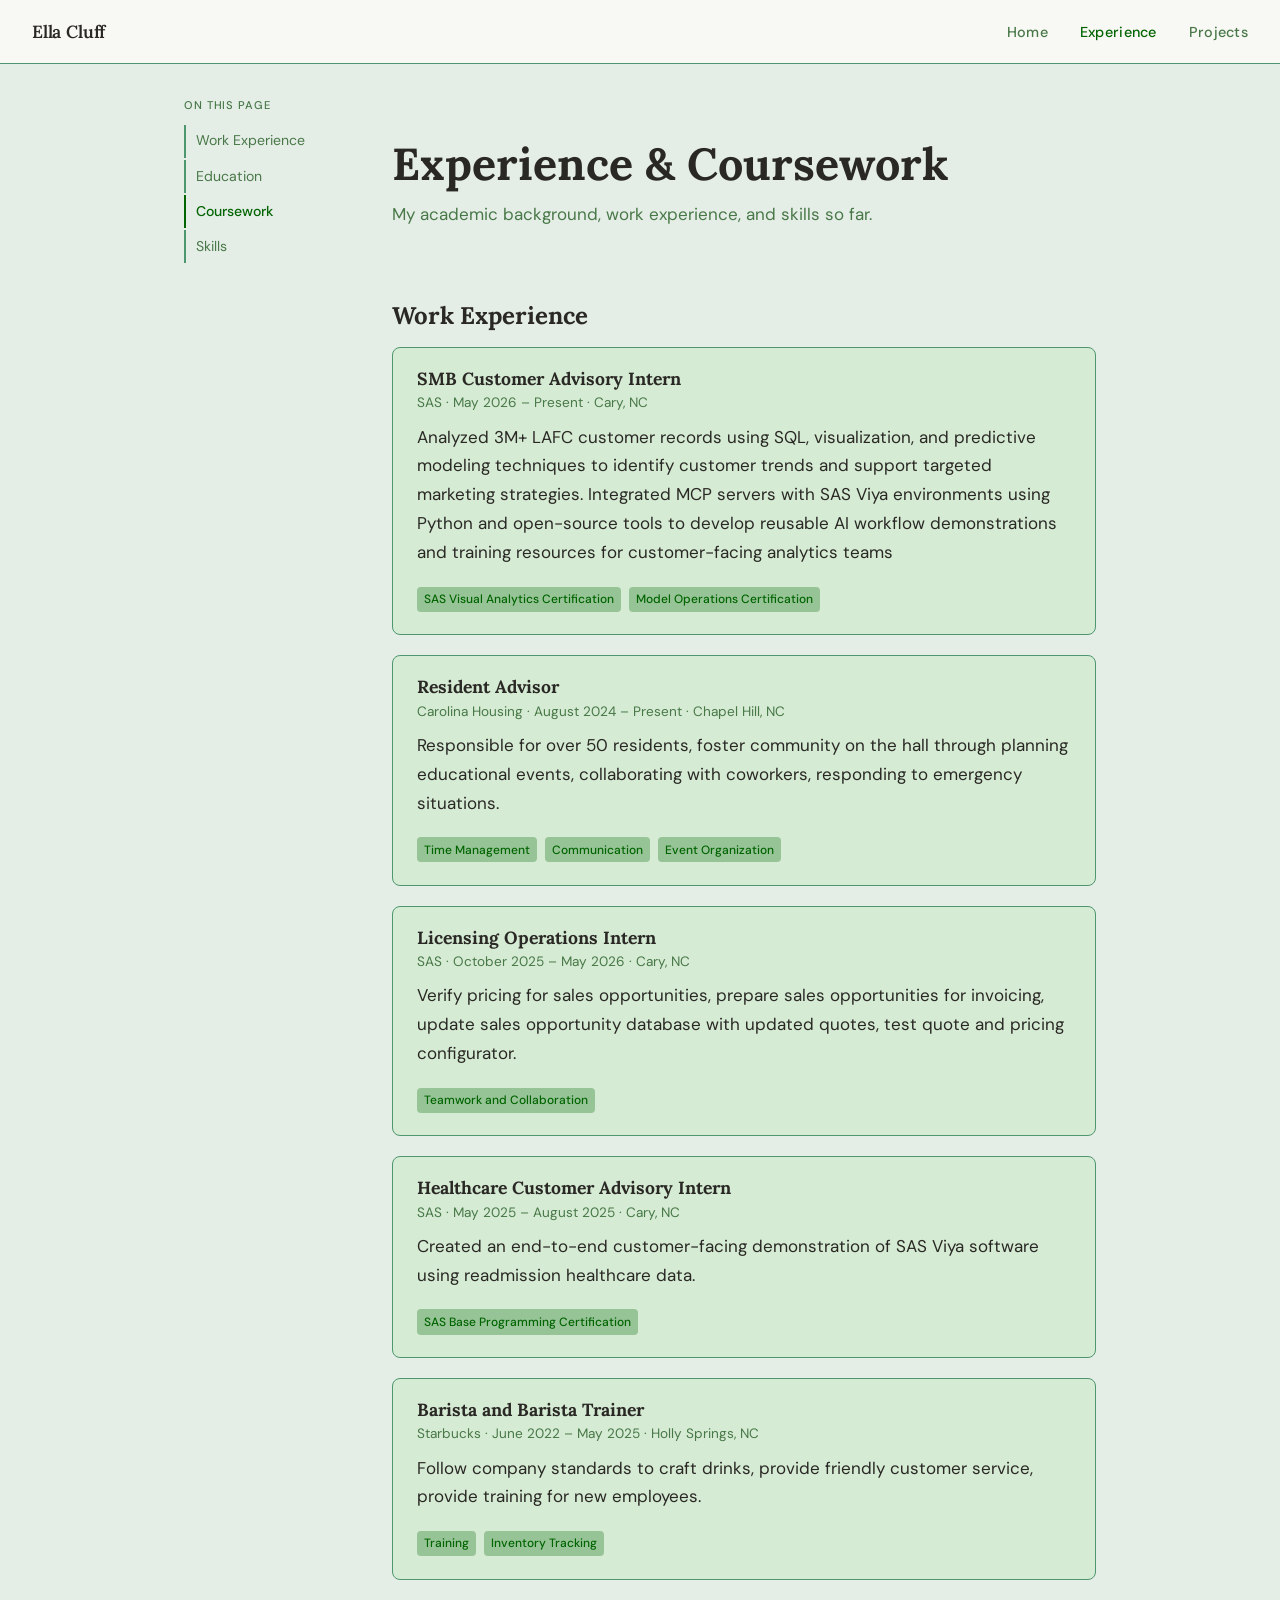
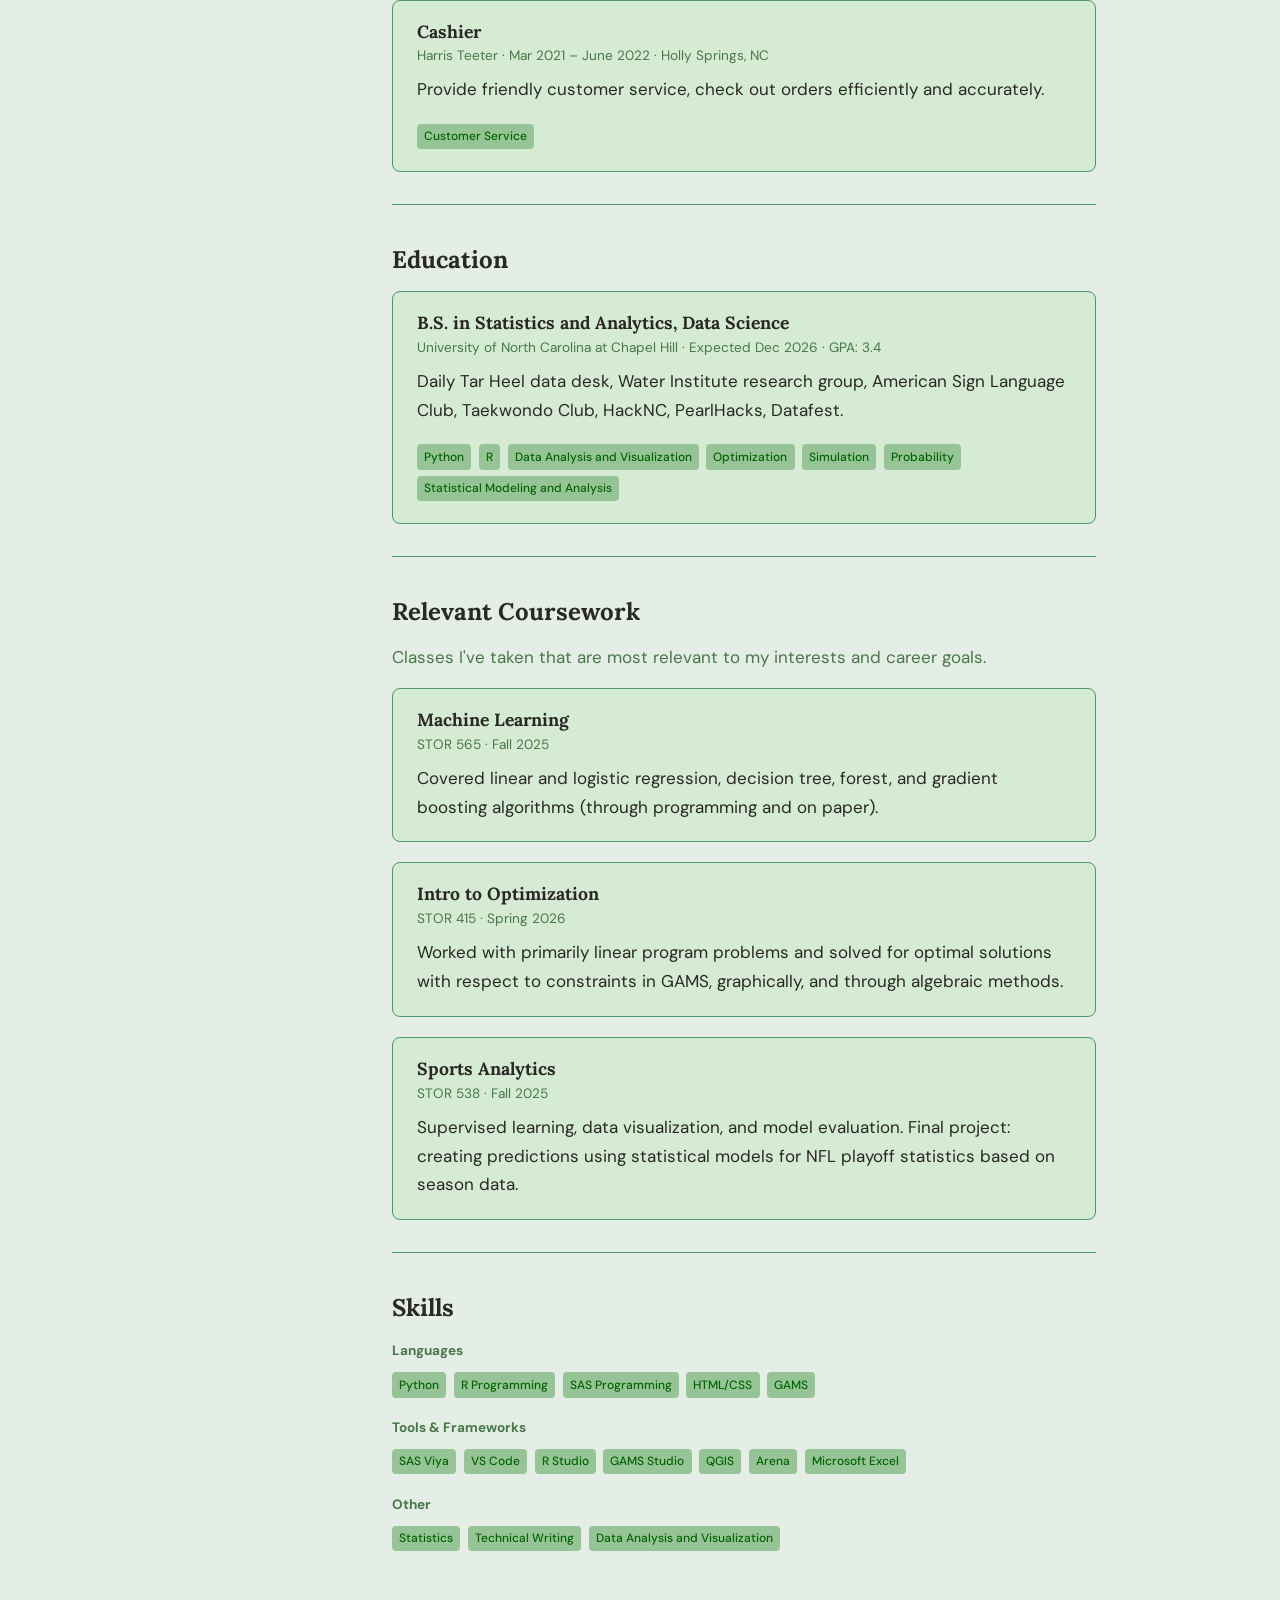
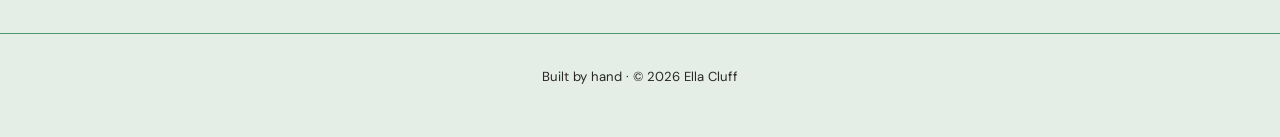
<file: experience.html>
<!DOCTYPE html>
<html lang="en">
<head>
  <meta charset="UTF-8" />
  <meta name="viewport" content="width=device-width, initial-scale=1.0" />
  <title>Experience — Ella Cluff</title>
  <link rel="stylesheet" href="style.css" />
  <style>
    .page-layout {
      display: flex;
      align-items: flex-start;
      gap: 3rem;
      max-width: 960px;
      margin: 0 auto;
      padding: 2rem 1.5rem 5rem;
    }

    .sidebar {
      width: 160px;
      flex-shrink: 0;
      position: sticky;
      top: calc(var(--nav-h) + 1.5rem);
    }

    .sidebar p {
      font-size: 0.7rem;
      font-weight: 500;
      letter-spacing: 0.08em;
      text-transform: uppercase;
      color: var(--muted);
      margin-bottom: 0.6rem;
    }

    .sidebar ul { list-style: none; display: flex; flex-direction: column; gap: 0.1rem; }

    .sidebar a {
      display: block;
      font-size: 0.88rem;
      color: var(--muted);
      text-decoration: none;
      padding: 0.3rem 0.6rem;
      border-left: 2px solid var(--border);
      transition: color 0.2s, border-color 0.2s;
    }

    .sidebar a:hover, .sidebar a.toc-active {
      color: var(--accent);
      border-left-color: var(--accent);
      font-weight: 500;
    }

    .page-layout main { flex: 1; min-width: 0; padding: 0; max-width: none; margin: 0; }

    .scroll-target { scroll-margin-top: calc(var(--nav-h) + 1.5rem); }
  </style>
</head>
<body>

  <!-- ===== Navigation ===== -->
  <nav>
    <a href="index.html" class="logo">Ella Cluff</a>
    <ul>
      <li><a href="index.html">Home</a></li>
      <li><a href="experience.html" class="active">Experience</a></li>
      <li><a href="projects.html">Projects</a></li>
    </ul>
  </nav>

  <!-- ===== Two-column layout ===== -->
  <div class="page-layout">

    <aside class="sidebar">
      <p>On this page</p>
      <ul>
        <li><a href="#work">Work Experience</a></li>
        <li><a href="#education">Education</a></li>
        <li><a href="#coursework">Coursework</a></li>
        <li><a href="#skills">Skills</a></li>
      </ul>
    </aside>

    <main>

      <div class="page-header">
        <h1>Experience & Coursework</h1>
        <p>My academic background, work experience, and skills so far.</p>
      </div>

      <!-- Work Experience -->
      <section id="work" class="scroll-target">
        <h2>Work Experience</h2>

        <div class="card">
          <h3>SMB Customer Advisory Intern</h3>
          <p class="meta">SAS · May 2026 – Present · Cary, NC</p>
          <p>Analyzed 3M+ LAFC customer records using SQL, visualization, and predictive modeling techniques to identify customer trends and support targeted marketing strategies. Integrated MCP servers with SAS Viya environments using Python and open-source tools to develop reusable AI workflow demonstrations and training resources for customer-facing analytics teams
</p>
          <span class="tag">SAS Visual Analytics Certification</span>
          <span class="tag">Model Operations Certification</span>
        </div>

        <div class="card">
          <h3>Resident Advisor</h3>
          <p class="meta">Carolina Housing · August 2024 – Present · Chapel Hill, NC</p>
          <p>Responsible for over 50 residents, foster community on the hall through planning educational events, collaborating with coworkers, responding to emergency situations.</p>
          <span class="tag">Time Management</span>
          <span class="tag">Communication</span>
          <span class="tag">Event Organization</span>
        </div>

        <div class="card">
          <h3>Licensing Operations Intern</h3>
          <p class="meta">SAS · October 2025 – May 2026 · Cary, NC</p>
          <p>Verify pricing for sales opportunities, prepare sales opportunities for invoicing, update sales opportunity database with updated quotes, test quote and pricing configurator.</p>
          <span class="tag">Teamwork and Collaboration</span>
        </div>

        <div class="card">
          <h3>Healthcare Customer Advisory Intern</h3>
          <p class="meta">SAS · May 2025 – August 2025 · Cary, NC</p>
          <p>Created an end-to-end customer-facing demonstration of SAS Viya software using readmission healthcare data.</p>
          <span class="tag">SAS Base Programming Certification</span>
        </div>

        <div class="card">
          <h3>Barista and Barista Trainer</h3>
          <p class="meta">Starbucks · June 2022 – May 2025 · Holly Springs, NC</p>
          <p>Follow company standards to craft drinks, provide friendly customer service, provide training for new employees.</p>
          <span class="tag">Training</span>
          <span class="tag">Inventory Tracking</span>
        </div>

        <div class="card">
          <h3>Cashier</h3>
          <p class="meta">Harris Teeter · Mar 2021 – June 2022 · Holly Springs, NC</p>
          <p>Provide friendly customer service, check out orders efficiently and accurately.</p>
          <span class="tag">Customer Service</span>
        </div>
      </section>

      <hr />

      <!-- Education -->
      <section id="education" class="scroll-target">
        <h2>Education</h2>

        <div class="card">
          <h3>B.S. in Statistics and Analytics, Data Science</h3>
          <p class="meta">University of North Carolina at Chapel Hill · Expected Dec 2026 · GPA: 3.4</p>
          <p>Daily Tar Heel data desk, Water Institute research group, American Sign Language Club, Taekwondo Club, HackNC, PearlHacks, Datafest.</p>
          <span class="tag">Python</span>
          <span class="tag">R</span>
          <span class="tag">Data Analysis and Visualization</span>
          <span class="tag">Optimization</span>
          <span class="tag">Simulation</span>
          <span class="tag">Probability</span>
          <span class="tag">Statistical Modeling and Analysis</span>
        </div>
      </section>

      <hr />

      <!-- Relevant Coursework -->
      <section id="coursework" class="scroll-target">
        <h2>Relevant Coursework</h2>
        <p style="color: var(--muted); margin-bottom: 1rem;">Classes I've taken that are most relevant to my interests and career goals.</p>

        <div class="card">
          <h3>Machine Learning</h3>
          <p class="meta">STOR 565 · Fall 2025</p>
          <p>Covered linear and logistic regression, decision tree, forest, and gradient boosting algorithms (through programming and on paper).</p>
        </div>

        <div class="card">
          <h3>Intro to Optimization</h3>
          <p class="meta">STOR 415 · Spring 2026</p>
          <p>Worked with primarily linear program problems and solved for optimal solutions with respect to constraints in GAMS, graphically, and through algebraic methods.</p>
        </div>

        <div class="card">
          <h3>Sports Analytics</h3>
          <p class="meta">STOR 538 · Fall 2025</p>
          <p>Supervised learning, data visualization, and model evaluation. Final project: creating predictions using statistical models for NFL playoff statistics based on season data.</p>
        </div>
      </section>

      <hr />

      <!-- Skills -->
      <section id="skills" class="scroll-target">
        <h2>Skills</h2>

        <div style="margin-top: 0.5rem;">
          <strong style="font-size: 0.85rem; color: var(--muted); display:block; margin-bottom:0.4rem;">Languages</strong>
          <span class="tag">Python</span>
          <span class="tag">R Programming</span>
          <span class="tag">SAS Programming</span>
          <span class="tag">HTML/CSS</span>
          <span class="tag">GAMS</span>
        </div>

        <div style="margin-top: 1rem;">
          <strong style="font-size: 0.85rem; color: var(--muted); display:block; margin-bottom:0.4rem;">Tools & Frameworks</strong>
          <span class="tag">SAS Viya</span>
          <span class="tag">VS Code</span>
          <span class="tag">R Studio</span>
          <span class="tag">GAMS Studio</span>
          <span class="tag">QGIS</span>
          <span class="tag">Arena</span>
          <span class="tag">Microsoft Excel</span>
        </div>

        <div style="margin-top: 1rem;">
          <strong style="font-size: 0.85rem; color: var(--muted); display:block; margin-bottom:0.4rem;">Other</strong>
          <span class="tag">Statistics</span>
          <span class="tag">Technical Writing</span>
          <span class="tag">Data Analysis and Visualization</span>
        </div>
      </section>

    </main>
  </div>

  <!-- ===== Footer ===== -->
  <footer>
    <p>Built by hand · © 2026 Ella Cluff</p>
  </footer>

  <script>
    const sections = document.querySelectorAll('.scroll-target');
    const links    = document.querySelectorAll('.sidebar a');

    const observer = new IntersectionObserver(entries => {
      entries.forEach(entry => {
        if (entry.isIntersecting) {
          links.forEach(l => l.classList.remove('toc-active'));
          const active = document.querySelector(`.sidebar a[href="#${entry.target.id}"]`);
          if (active) active.classList.add('toc-active');
        }
      });
    }, { rootMargin: '-20% 0px -70% 0px' });

    sections.forEach(s => observer.observe(s));
  </script>

</body>
</html>
</file>
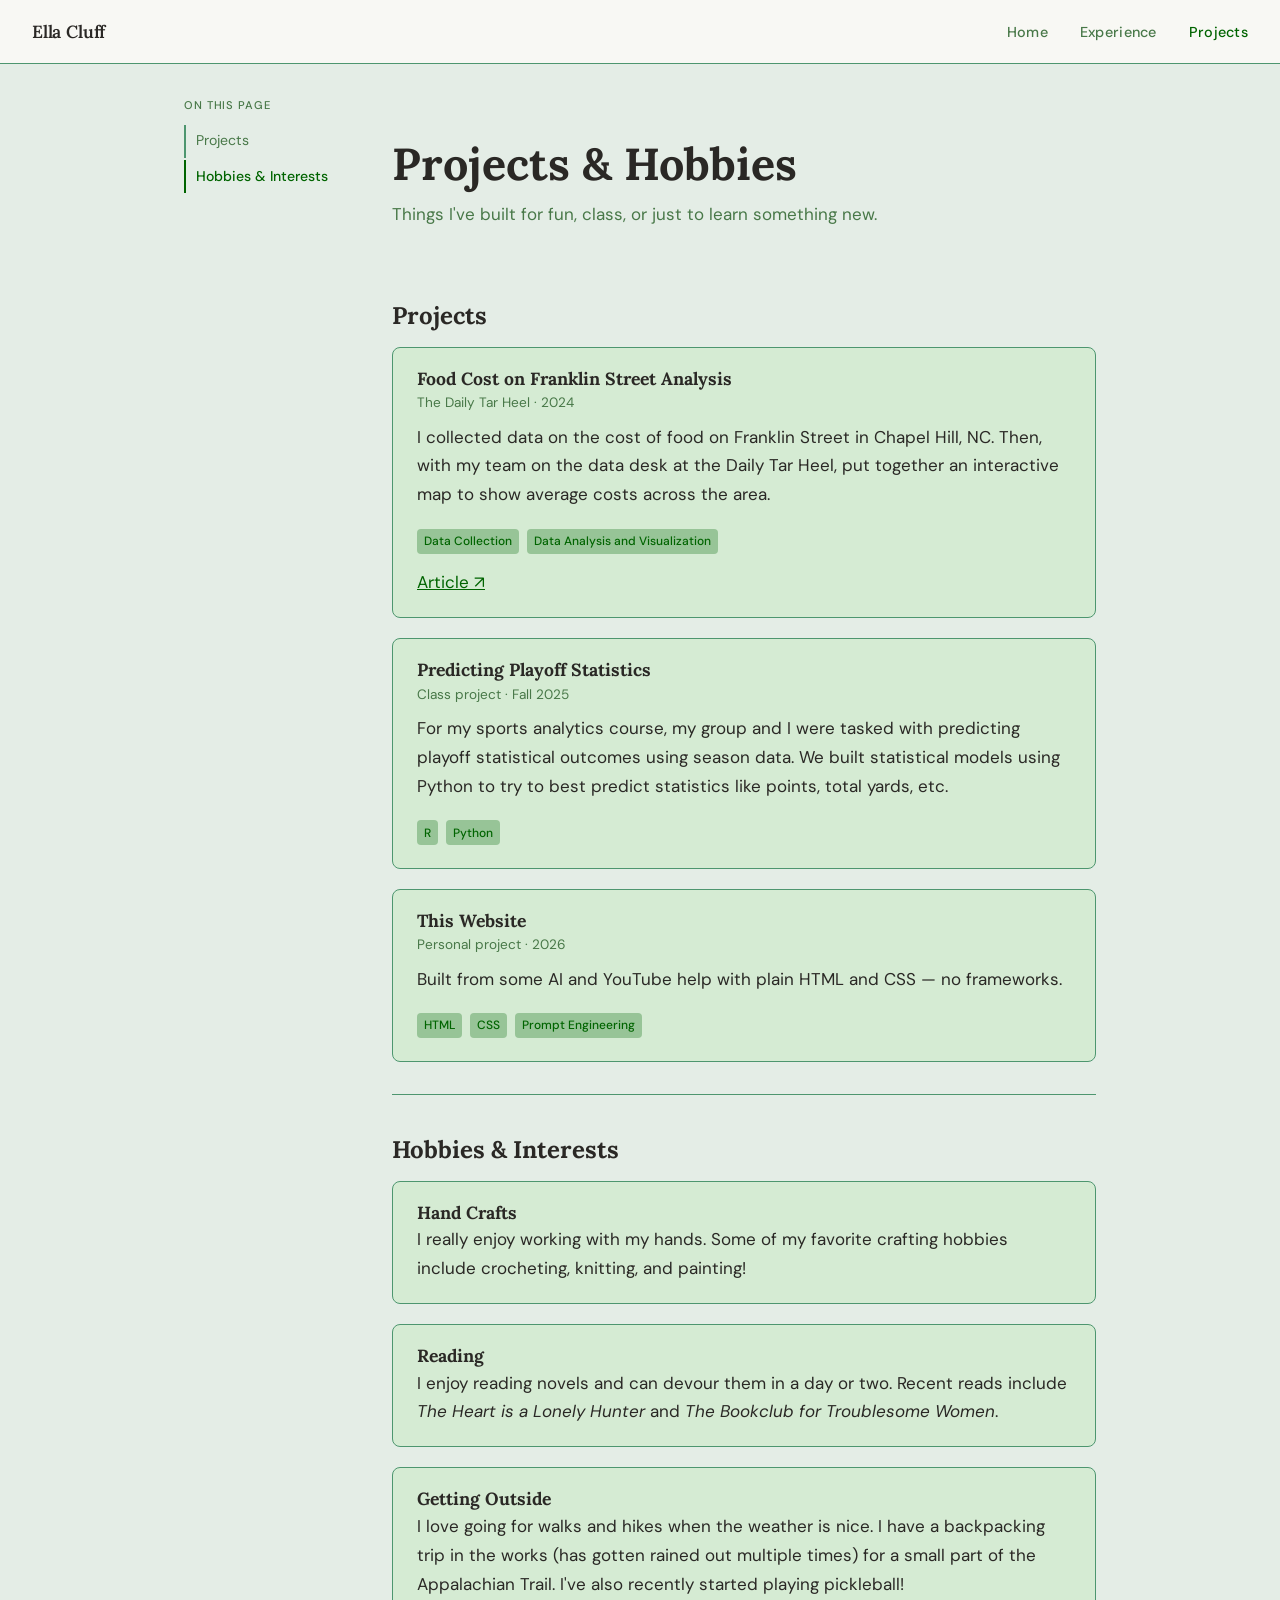
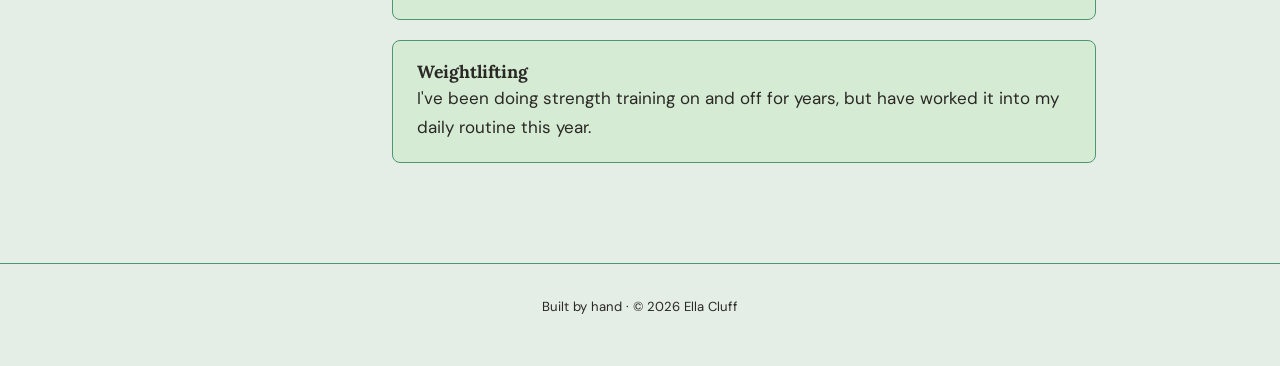
<file: projects.html>
<!DOCTYPE html>
<html lang="en">
<head>
  <meta charset="UTF-8" />
  <meta name="viewport" content="width=device-width, initial-scale=1.0" />
  <title>Projects — Ella Cluff</title>
  <link rel="stylesheet" href="style.css" />
  <style>
    .page-layout {
      display: flex;
      align-items: flex-start;
      gap: 3rem;
      max-width: 960px;
      margin: 0 auto;
      padding: 2rem 1.5rem 5rem;
    }

    .sidebar {
      width: 160px;
      flex-shrink: 0;
      position: sticky;
      top: calc(var(--nav-h) + 1.5rem);
    }

    .sidebar p {
      font-size: 0.7rem;
      font-weight: 500;
      letter-spacing: 0.08em;
      text-transform: uppercase;
      color: var(--muted);
      margin-bottom: 0.6rem;
    }

    .sidebar ul { list-style: none; display: flex; flex-direction: column; gap: 0.1rem; }

    .sidebar a {
      display: block;
      font-size: 0.88rem;
      color: var(--muted);
      text-decoration: none;
      padding: 0.3rem 0.6rem;
      border-left: 2px solid var(--border);
      transition: color 0.2s, border-color 0.2s;
    }

    .sidebar a:hover, .sidebar a.toc-active {
      color: var(--accent);
      border-left-color: var(--accent);
      font-weight: 500;
    }

    .page-layout main { flex: 1; min-width: 0; padding: 0; max-width: none; margin: 0; }

    .scroll-target { scroll-margin-top: calc(var(--nav-h) + 1.5rem); }
  </style>
</head>
<body>

  <!-- ===== Navigation ===== -->
  <nav>
    <a href="index.html" class="logo">Ella Cluff</a>
    <ul>
      <li><a href="index.html">Home</a></li>
      <li><a href="experience.html">Experience</a></li>
      <li><a href="projects.html" class="active">Projects</a></li>
    </ul>
  </nav>

  <!-- ===== Two-column layout ===== -->
  <div class="page-layout">

    <aside class="sidebar">
      <p>On this page</p>
      <ul>
        <li><a href="#projects">Projects</a></li>
        <li><a href="#hobbies">Hobbies & Interests</a></li>
      </ul>
    </aside>

    <main>

      <div class="page-header">
        <h1>Projects & Hobbies</h1>
        <p>Things I've built for fun, class, or just to learn something new.</p>
      </div>

      <!-- Personal Projects -->
      <section id="projects" class="scroll-target">
        <h2>Projects</h2>

        <div class="card">
          <h3>Food Cost on Franklin Street Analysis</h3>
          <p class="meta">The Daily Tar Heel · 2024</p>
          <p>I collected data on the cost of food on Franklin Street in Chapel Hill, NC. Then, with my team on the data desk at the Daily Tar Heel, put together an interactive map to show average costs across the area.</p>
          <span class="tag">Data Collection</span>
          <span class="tag">Data Analysis and Visualization</span>
          <p style="margin-top: 0.75rem; margin-bottom: 0;">
            <a href="https://dailytarheel.com/article/lifestyle-franklin-restaurant-affordability-20241125" target="_blank">Article ↗</a>
          </p>
        </div>

        <div class="card">
          <h3>Predicting Playoff Statistics</h3>
          <p class="meta">Class project · Fall 2025</p>
          <p>For my sports analytics course, my group and I were tasked with predicting playoff statistical outcomes using season data. We built statistical models using Python to try to best predict statistics like points, total yards, etc.</p>
          <span class="tag">R</span>
          <span class="tag">Python</span>
        </div>

        <div class="card">
          <h3>This Website</h3>
          <p class="meta">Personal project · 2026</p>
          <p>Built from some AI and YouTube help with plain HTML and CSS — no frameworks.</p>
          <span class="tag">HTML</span>
          <span class="tag">CSS</span>
          <span class="tag">Prompt Engineering</span>
        </div>
      </section>

      <hr />

      <!-- Hobbies -->
      <section id="hobbies" class="scroll-target">
        <h2>Hobbies & Interests</h2>

        <div class="card">
          <h3>Hand Crafts</h3>
          <p>I really enjoy working with my hands. Some of my favorite crafting hobbies include crocheting, knitting, and painting!</p>
        </div>

        <div class="card">
          <h3>Reading</h3>
          <p>I enjoy reading novels and can devour them in a day or two. Recent reads include <em>The Heart is a Lonely Hunter</em> and <em>The Bookclub for Troublesome Women</em>.</p>
        </div>

        <div class="card">
          <h3>Getting Outside</h3>
          <p>I love going for walks and hikes when the weather is nice. I have a backpacking trip in the works (has gotten rained out multiple times) for a small part of the Appalachian Trail. I've also recently started playing pickleball!</p>
        </div>

        <div class="card">
          <h3>Weightlifting</h3>
          <p>I've been doing strength training on and off for years, but have worked it into my daily routine this year.</p>
        </div>
      </section>

    </main>
  </div>

  <!-- ===== Footer ===== -->
  <footer>
    <p>Built by hand · © 2026 Ella Cluff</p>
  </footer>

  <script>
    const sections = document.querySelectorAll('.scroll-target');
    const links    = document.querySelectorAll('.sidebar a');

    const observer = new IntersectionObserver(entries => {
      entries.forEach(entry => {
        if (entry.isIntersecting) {
          links.forEach(l => l.classList.remove('toc-active'));
          const active = document.querySelector(`.sidebar a[href="#${entry.target.id}"]`);
          if (active) active.classList.add('toc-active');
        }
      });
    }, { rootMargin: '-20% 0px -70% 0px' });

    sections.forEach(s => observer.observe(s));
  </script>

</body>
</html>
</file>
<file: style.css>
/* ===========================
   style.css — shared styles
   =========================== */

/* --- Google Font import --- */
@import url('https://fonts.googleapis.com/css2?family=Lora:ital,wght@0,400;0,600;1,400&family=DM+Sans:wght@300;400;500&display=swap');

/* --- CSS variables (change these to retheme the whole site) --- */
:root {
  --bg:        #e4ede6;
  --surface:   #d5ebd3;
  --border:    #4d966f;        /* light seafoam green */
  --text:      #2a2825;
  --muted:     #487848;
  --accent:    #006400;        /* dark green */
  --accent-lt: #97c497;
  --radius:    8px;
  --max-w:     720px;
  --nav-h:     64px;
}

/* --- Reset & base --- */
*, *::before, *::after { box-sizing: border-box; margin: 0; padding: 0; }

body {
  font-family: 'DM Sans', sans-serif;
  font-weight: 400;
  font-size: 17px;
  line-height: 1.7;
  color: var(--text);
  background: var(--bg);
  min-height: 100vh;
}

/* --- Navigation --- */
nav {
  position: sticky;
  top: 0;
  z-index: 100;
  height: var(--nav-h);
  background: rgba(250, 249, 246, 0.92);
  backdrop-filter: blur(8px);
  border-bottom: 1px solid var(--border);
  display: flex;
  align-items: center;
  justify-content: space-between;
  padding: 0 2rem;
}

nav .logo {
  font-family: 'Lora', serif;
  font-size: 1.1rem;
  font-weight: 600;
  color: var(--text);
  text-decoration: none;
  letter-spacing: -0.01em;
}

nav ul {
  list-style: none;
  display: flex;
  gap: 2rem;
}

nav a {
  text-decoration: none;
  color: var(--muted);
  font-size: 0.9rem;
  font-weight: 500;
  letter-spacing: 0.02em;
  transition: color 0.2s;
}

nav a:hover,
nav a.active {
  color: var(--accent);
}

/* --- Page wrapper --- */
main {
  max-width: var(--max-w);
  margin: 0 auto;
  padding: 3rem 1.5rem 5rem;
}

/* --- Typography --- */
h1, h2, h3 {
  font-family: 'Lora', serif;
  line-height: 1.25;
  color: var(--text);
}

h1 { font-size: clamp(2rem, 5vw, 2.8rem); margin-bottom: 0.5rem; }
h2 { font-size: 1.5rem; margin-bottom: 1rem; margin-top: 2.5rem; }
h3 { font-size: 1.1rem; margin-bottom: 0.25rem; }

p  { margin-bottom: 1rem; color: var(--text); }

a  { color: var(--accent); }

/* --- Divider --- */
hr {
  border: none;
  border-top: 1px solid var(--border);
  margin: 2rem 0;
}

/* --- Tag / pill --- */
.tag {
  display: inline-block;
  background: var(--accent-lt);
  color: var(--accent);
  font-size: 0.75rem;
  font-weight: 500;
  padding: 0.2em 0.6em;
  border-radius: 4px;
  margin: 0.15rem 0.15rem 0.15rem 0;
}

/* --- Card --- */
.card {
  background: var(--surface);
  border: 1px solid var(--border);
  border-radius: var(--radius);
  padding: 1.25rem 1.5rem;
  margin-bottom: 1.25rem;
}

.card h3 { margin-bottom: 0.1rem; }
.card .meta { font-size: 0.85rem; color: var(--muted); margin-bottom: 0.5rem; }
.card p:last-child { margin-bottom: 0; }

/* --- Hero section (index.html) --- */
.hero {
  padding: 4rem 0 2rem;
}

.hero .subtitle {
  font-size: 1.1rem;
  color: var(--muted);
  margin-bottom: 1.5rem;
}

.hero .intro {
  font-size: 1.05rem;
  max-width: 580px;
}

.hero-links {
  display: flex;
  gap: 1rem;
  flex-wrap: wrap;
  margin-top: 2rem;
}

.btn {
  display: inline-block;
  padding: 0.55em 1.2em;
  border-radius: var(--radius);
  font-size: 0.9rem;
  font-weight: 500;
  text-decoration: none;
  transition: opacity 0.2s, transform 0.15s;
}
.btn:hover { opacity: 0.85; transform: translateY(-1px); }

.btn-primary {
  background: var(--accent);
  color: #fff;
}

.btn-ghost {
  border: 1px solid var(--border);
  color: var(--text);
  background: transparent;
}

/* --- Section intro text --- */
.page-header { padding: 2.5rem 0 1rem; }
.page-header p { color: var(--muted); }

/* --- Footer --- */
footer {
  text-align: center;
  padding: 2rem;
  font-size: 0.82rem;
  color: var(--muted);
  border-top: 1px solid var(--border);
}
</file>
